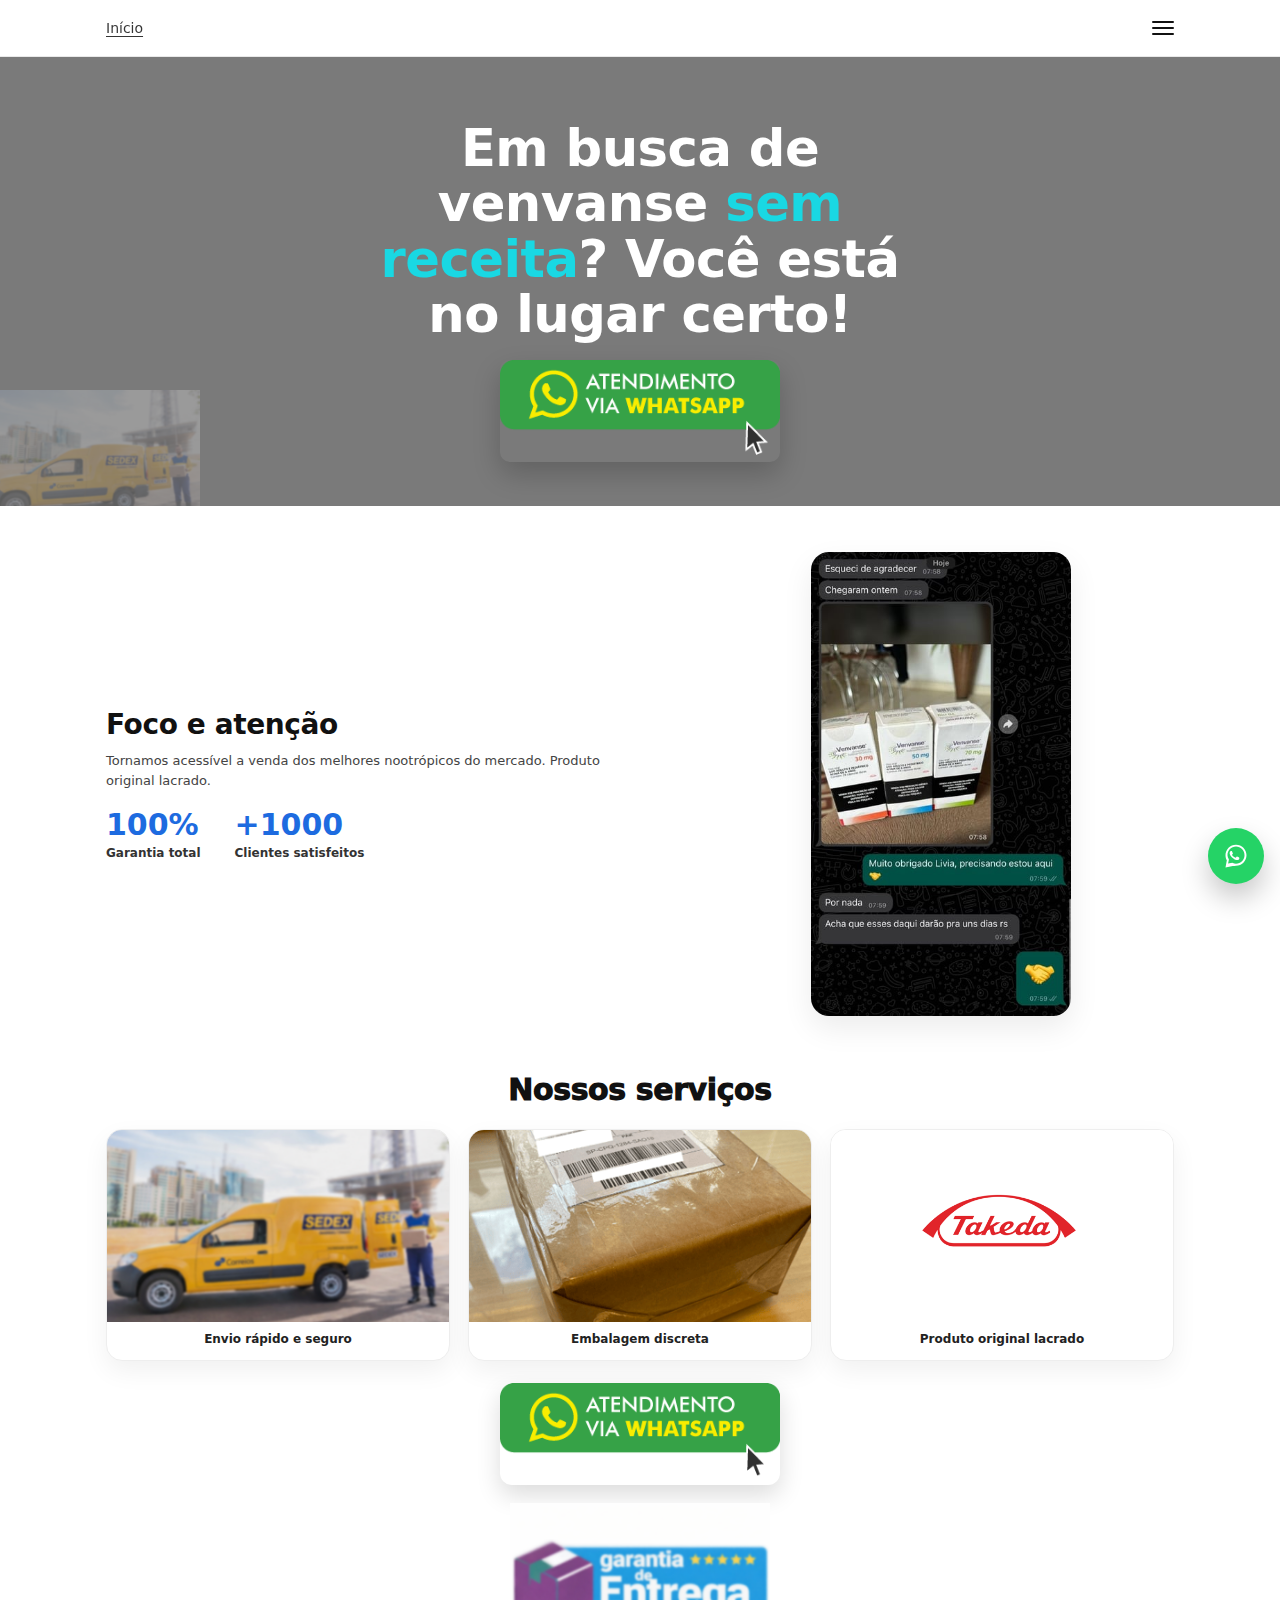
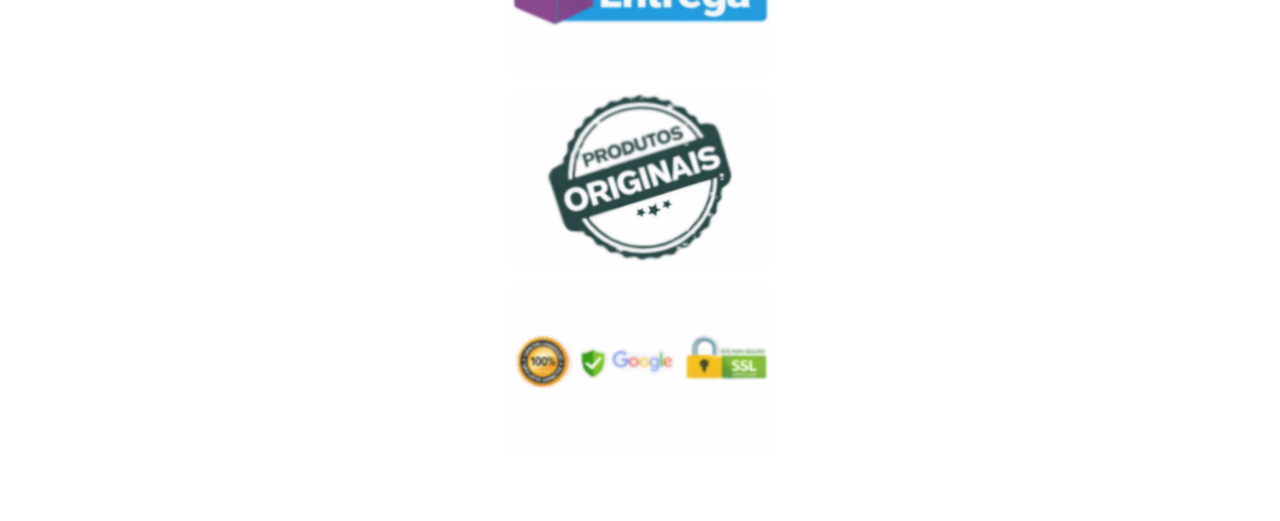
<file: index.html>
<!doctype html>
<html lang="pt-BR">
<head>
  <meta charset="utf-8" />
  <meta name="viewport" content="width=device-width,initial-scale=1" />
  <title>Atendimento via WhatsApp</title>

  <style>
    :root{
      --max: 1100px;
      --pad: 16px;
      --text: #111;
      --muted:#444;
      --blue:#1d6be0;
      --cyan:#19d8e3;
      --greyHero:#7a7a7a;
      --card:#fff;
      --shadow: 0 12px 30px rgba(0,0,0,.08);
      --radius: 18px;
    }

    *{box-sizing:border-box}
    html,body{height:100%}
    body{
      margin:0;
      font-family: system-ui, -apple-system, Segoe UI, Roboto, Arial, sans-serif;
      color:var(--text);
      background:#fff;
      -webkit-font-smoothing:antialiased;
      -moz-osx-font-smoothing:grayscale;
    }
    a{color:inherit;text-decoration:none}
    img{max-width:100%;display:block}

    .wrap{
      width:min(var(--max), 100%);
      margin:0 auto;
      padding:0 var(--pad);
    }

    /* =====================
       TOPBAR (mobile: 3 traços)
       ===================== */
    .topbar{
      background:#fff;
      border-bottom:1px solid #e9e9e9;
    }
    .topbar .nav{
      height:56px;
      display:flex;
      align-items:center;
      justify-content:space-between;
      gap:12px;
    }

    .nav-link{
      font-size:14px;
      opacity:.85;
      text-decoration:underline;
      text-underline-offset:3px;
    }

    .hamburger{
      display:flex;
      flex-direction:column;
      gap:4px;
      background:none;
      border:0;
      cursor:pointer;
      padding:10px;
      margin-right:-10px; /* encosta no canto */
    }
    .hamburger span{
      width:22px;
      height:2px;
      background:#111;
      border-radius:2px;
    }

    .mobile-menu{
      display:none;
      background:#fff;
    }
    .mobile-menu a{
      display:block;
      padding:14px 20px;
      font-size:14px;
      border-top:1px solid #eee;
    }

    /* =========
       HERO
       ========= */
    .hero{
      background:var(--greyHero);
      padding:64px 0 44px;
      position:relative;
      overflow:hidden;
    }

    .hero-decor{
      position:absolute;
      left:-20px;
      bottom:-30px;
      width:220px;
      opacity:.28;
      pointer-events:none;
      filter: grayscale(10%);
    }

    .hero h1{
      margin:0 auto 18px;
      font-weight:900;
      line-height:1.08;
      text-align:center;
      color:#fff;
      font-size: clamp(28px, 4vw, 52px);
      max-width: 900px;
      letter-spacing:-0.5px;
      padding:0 6px;
    }
    .hero .hi{ color: var(--cyan); }

    .cta{
      display:flex;
      justify-content:center;
      margin-top:14px;
    }

    /* CTA como imagem */
    .cta a{
      display:inline-block;
      width:min(280px, 86vw);
    }
    .cta img{
      width:100%;
      height:auto;
      border-radius:10px;
      box-shadow: 0 12px 28px rgba(0,0,0,.20);
    }

    /* ==========
       SECTIONS
       ========== */
    .section{ padding:46px 0; }

    .grid-2{
      display:grid;
      grid-template-columns: 1.1fr .9fr;
      gap:34px;
      align-items:center;
    }

    .title{
      margin:0 0 10px;
      font-size:28px;
      font-weight:900;
      letter-spacing:-0.4px;
    }
    .p{
      margin:0 0 18px;
      color:var(--muted);
      line-height:1.55;
      max-width:520px;
      font-size:13px;
    }

    .stats{
      display:flex;
      gap:34px;
      align-items:flex-start;
      margin-top:8px;
      flex-wrap:wrap;
    }
    .stat b{
      display:block;
      font-size:30px;
      line-height:1;
      color:var(--blue);
    }
    .stat small{
      display:block;
      margin-top:6px;
      font-size:12px;
      font-weight:700;
      color:#333;
    }

    .phone{
      display:flex;
      justify-content:center;
    }
    .phone img{
      width:min(260px, 86vw);
      border-radius:18px;
      box-shadow: var(--shadow);
    }

    /* NOSSOS SERVIÇOS */
    .center{ text-align:center; }
    .h2{
      margin:0 0 22px;
      font-size:30px;
      font-weight:950;
      letter-spacing:-0.4px;
    }

    .cards{
      display:grid;
      grid-template-columns: repeat(3, 1fr);
      gap:18px;
      align-items:start;
    }

    .card{
      background:var(--card);
      border-radius:16px;
      overflow:hidden;
      border:1px solid #eee;
      box-shadow: 0 10px 26px rgba(0,0,0,.06);
    }
    .card .img{
      aspect-ratio: 16 / 9;
      overflow:hidden;
      background:#f7f7f7;
      display:flex;
      align-items:center;
      justify-content:center;
    }
    .card .img img{
      width:100%;
      height:100%;
      object-fit:cover;
    }
    /* Card 3: logo central sem cortar */
    .card .img.logo{
      background:#fff;
    }
    .card .img.logo img{
      width:auto;
      height:auto;
      max-width:72%;
      max-height:72%;
      object-fit:contain;
    }

    .card p{
      margin:10px 12px 14px;
      font-size:12px;
      font-weight:800;
      text-align:center;
      color:#222;
    }

    /* BLOCO FINAL (corrigido: sem Takeda duplicado) */
    .final{
      padding: 22px 0 8px;
      display:flex;
      flex-direction:column;
      align-items:center;
      gap:14px;
    }
    .final .wa-banner{
      width:min(280px, 86vw);
      height:auto;
      border-radius:12px;
      box-shadow: 0 10px 24px rgba(0,0,0,.14);
    }

    .badges{
      display:flex;
      flex-direction:column;
      align-items:center;
      gap:16px;
      padding:10px 0 20px;
    }
    .badges img{
      width:min(260px, 92vw);
      height:auto;
    }

    /* WhatsApp flutuante */
    .wa-float{
      position:fixed;
      right:16px;
      bottom:16px;
      z-index:50;
      width:56px;
      height:56px;
      border-radius:999px;
      background:#25D366;
      display:grid;
      place-items:center;
      box-shadow: 0 14px 28px rgba(0,0,0,.22);
    }
    .wa-float svg{width:28px;height:28px; fill:#fff}

    /* ======================
       MOBILE – alinhado bonito
       ====================== */
    @media (max-width: 860px){
      :root{ --pad: 16px; }

      .hero{ padding:60px 0 40px; }
      .hero h1{
        font-size: 28px;
        max-width: 520px;
      }
      .hero-decor{
        width:200px;
        left:-25px;
        bottom:-28px;
      }

      .grid-2{
        grid-template-columns: 1fr;
        gap:18px;
      }
      .phone img{
        width:min(260px, 78vw);
      }

      .cards{
        grid-template-columns: 1fr;
        gap:16px;
      }

      .h2{ margin-bottom:18px; }
      .cta a{ width:min(260px, 82vw); }

      .section{ padding:40px 0; }

      /* No mobile você só quer hambúrguer */
      .nav-link{ display:none; }
    }

    @media (max-width: 380px){
      .hero h1{ font-size: 26px; }
      .stat b{ font-size:28px; }
    }

    /* CENTRALIZAR FOCO E ATENÇÃO NO MOBILE */
@media (max-width: 860px){
  .grid-2 > div:first-child{
    text-align: center;
  }

  .grid-2 > div:first-child .p{
    margin-left: auto;
    margin-right: auto;
  }

  .stats{
    justify-content: center;
    text-align: center;
  }

  .stat{
    min-width: 120px;
  }
}

  </style>
</head>

<body>

  <!-- TOPBAR -->
  <div class="topbar">
    <div class="wrap nav">
      <a href="#inicio" class="nav-link">Início</a>

      <button class="hamburger" aria-label="Abrir menu" onclick="toggleMenu()">
        <span></span><span></span><span></span>
      </button>
    </div>

    <div class="mobile-menu" id="mobileMenu">
      <a href="#inicio" onclick="toggleMenu()">Início</a>
    </div>
  </div>

  <!-- HERO -->
  <section class="hero" id="inicio">
    <!-- (opcional) decor no canto. Se não quiser, pode remover essa linha -->
    <img class="hero-decor" src="images/49ff77b1-0025-4e4f-b951-2d418a18d067-4ObBtkZP27JJXeJy.png" alt="" />

    <div class="wrap">
      <h1>
        Em busca de<br/>
       venvanse <span class="hi">sem</span><br/>
        <span class="hi">receita</span>? Você está<br/>
        no lugar certo!
      </h1>

      <div class="cta">
        <a href="https://wa.me/5511995233057?text=Ol%C3%A1%2C%20gostaria%20de%20atendimento%20e%20informa%C3%A7%C3%B5es."
           target="_blank" rel="nofollow noopener">
          <img src="images/atendimento-whatsapp-1-Yw2YJVX9lzWZXVRR.png" alt="Atendimento via WhatsApp">
        </a>
      </div>
    </div>
  </section>

  <!-- FOCO E ATENÇÃO -->
  <section class="section">
    <div class="wrap grid-2">
      <div>
        <h2 class="title">Foco e atenção</h2>
        <p class="p">
          Tornamos acessível a venda  dos melhores nootrópicos do mercado. Produto original lacrado.
        </p>

        <div class="stats">
          <div class="stat">
            <b>100%</b>
            <small>Garantia total</small>
          </div>
          <div class="stat">
            <b>+1000</b>
            <small>Clientes satisfeitos</small>
          </div>
        </div>
      </div>

      <div class="phone">
        <img src="images/whatsapp-image-2025-04-09-at-22.47.53-LzWsdL1xeaPfi8jd.jpeg" alt="Atendimento" />
      </div>
    </div>
  </section>

  <!-- NOSSOS SERVIÇOS -->
  <section class="section" style="padding-top:10px;">
    <div class="wrap">
      <div class="center">
        <h2 class="h2">Nossos serviços</h2>
      </div>

      <div class="cards">
        <div class="card">
          <div class="img">
            <img src="images/49ff77b1-0025-4e4f-b951-2d418a18d067-4ObBtkZP27JJXeJy.png" alt="Envio" />
          </div>
          <p>Envio rápido e seguro</p>
        </div>

        <div class="card">
          <div class="img">
            <img src="images/embalagem-4-1-BKyotxjVHBPpEBCw.png" alt="Embalagem" />
          </div>
          <p>Embalagem discreta</p>
        </div>

        <div class="card">
          <div class="img logo">
            <img src="images/landing-page-takeda-logo-70JERh9siraAZlKZ.png" alt="Produto original lacrado" />
          </div>
          <p >Produto original lacrado<p>
        </div>
      </div>

      <!-- ✅ BLOCO FINAL CORRIGIDO: só WhatsApp (SEM Takeda duplicado) -->
      <div class="final">
 
        
        <a href="https://wa.me/5511995233057?text=Ol%C3%A1%2C%20gostaria%20de%20atendimento%20e%20informa%C3%A7%C3%B5es."
           target="_blank" rel="nofollow noopener">
          <img class="wa-banner" src="images/atendimento-whatsapp-1-Yw2YJVX9lzWZXVRR.png" alt="Atendimento via WhatsApp">
        </a>
      </div>

      <div class="badges">
        <img src="images/dasdsa-1-TfmpQZoKjosEbFGP.png" alt="Garantia de Entrega" />
        <img src="images/5e5b1c578497b0d85fbf318329a0cf1f-1-ikndLgOUxvcj0gS8_2.png" alt="Produtos Originais" />
        <img src="images/site_seguro-1-MBlnN3aiCCulEdHj.png" alt="Site Seguro" />
      </div>
    </div>
  </section>

  <!-- WhatsApp flutuante -->
  <a class="wa-float"
     href="https://wa.me/5511995233057?text=Ol%C3%A1%2C%20gostaria%20de%20atendimento%20e%20informa%C3%A7%C3%B5es."
     target="_blank" rel="nofollow noopener" aria-label="WhatsApp">
    <svg viewBox="0 0 32 32" aria-hidden="true">
      <path d="M19.11 17.53c-.27-.14-1.6-.79-1.85-.88-.25-.09-.43-.14-.61.14-.18.27-.7.88-.86 1.06-.16.18-.31.2-.58.07-.27-.14-1.12-.41-2.13-1.31-.79-.7-1.33-1.56-1.49-1.83-.16-.27-.02-.41.12-.55.12-.12.27-.31.41-.47.14-.16.18-.27.27-.45.09-.18.05-.34-.02-.47-.07-.14-.61-1.47-.84-2.01-.22-.53-.45-.46-.61-.47l-.52-.01c-.18 0-.47.07-.71.34-.25.27-.95.93-.95 2.27 0 1.34.97 2.63 1.11 2.81.14.18 1.92 2.93 4.65 4.11.65.28 1.16.45 1.56.58.66.21 1.27.18 1.75.11.53-.08 1.6-.65 1.83-1.27.23-.61.23-1.13.16-1.24-.07-.11-.25-.18-.52-.32z"/>
      <path d="M16 3C9.37 3 4 8.37 4 15c0 2.11.55 4.09 1.5 5.82L4 29l8.34-1.46A11.93 11.93 0 0 0 16 27c6.63 0 12-5.37 12-12S22.63 3 16 3zm0 21.73c-1.23 0-2.44-.23-3.56-.69l-.51-.21-4.95.87.91-4.82-.25-.5A9.76 9.76 0 0 1 6.27 15c0-5.37 4.37-9.73 9.73-9.73S25.73 9.63 25.73 15 21.37 24.73 16 24.73z"/>
    </svg>
  </a>

  <script>
    function toggleMenu(){
      const menu = document.getElementById('mobileMenu');
      menu.style.display = (menu.style.display === 'block') ? 'none' : 'block';
    }

    // fecha menu ao clicar fora
    document.addEventListener('click', function(e){
      const menu = document.getElementById('mobileMenu');
      const burger = document.querySelector('.hamburger');
      if(!menu || !burger) return;

      const clickedInsideMenu = menu.contains(e.target);
      const clickedBurger = burger.contains(e.target);

      if(menu.style.display === 'block' && !clickedInsideMenu && !clickedBurger){
        menu.style.display = 'none';
      }
    });
  </script>

</body>
</html>
</file>
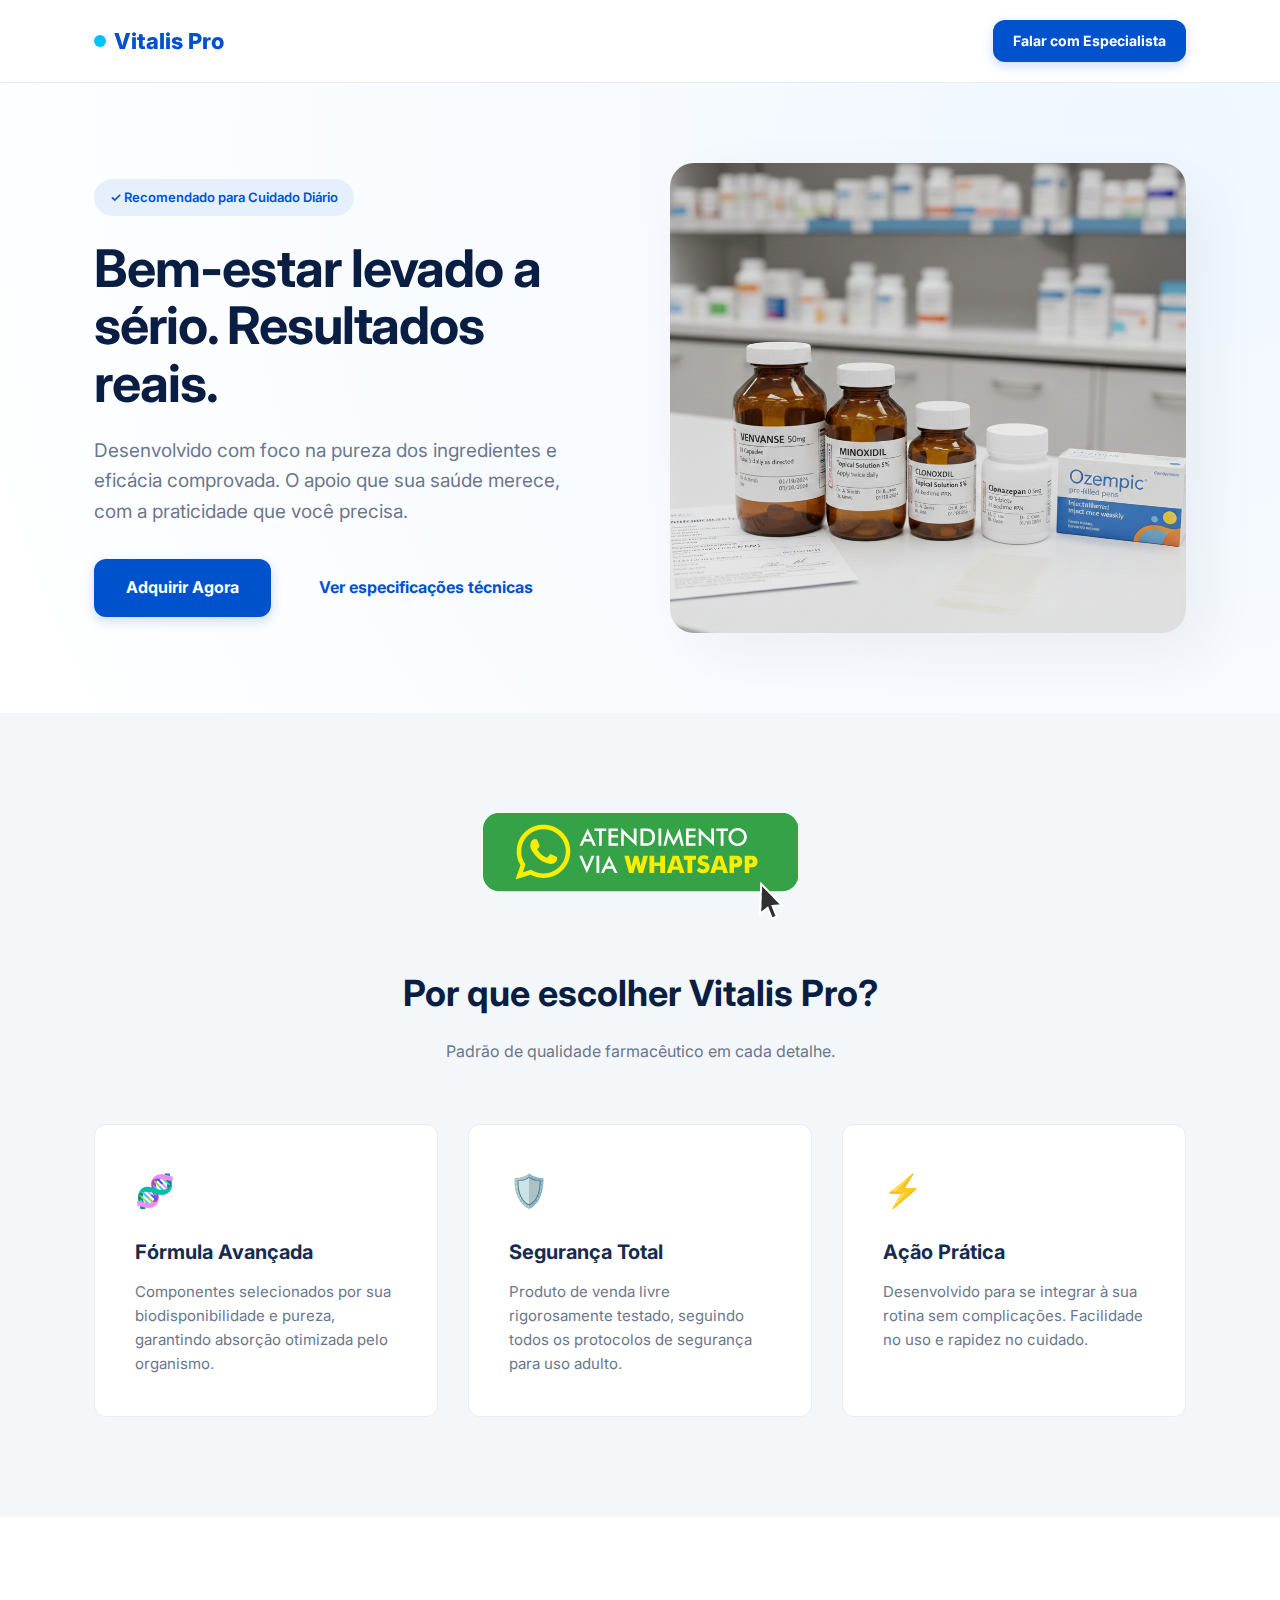
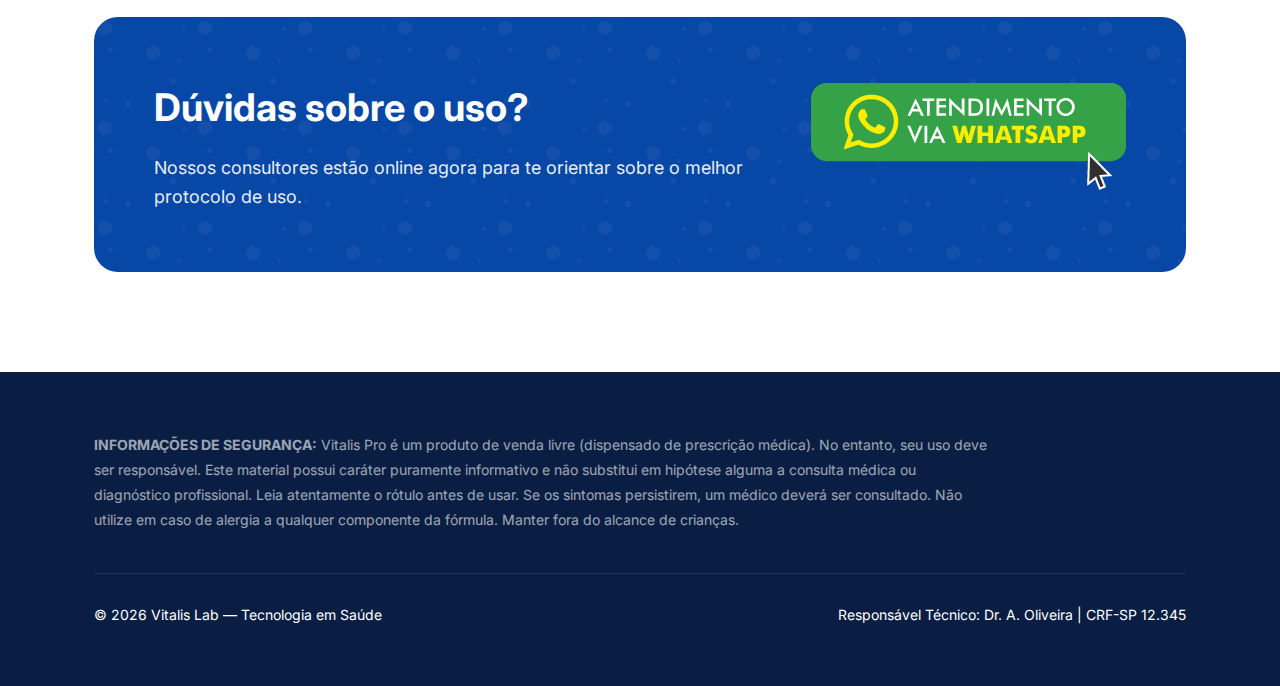
<file: sp1/index.html>
<!doctype html>
<html lang="pt-BR">
<head>
  <meta charset="utf-8" />
  <meta name="viewport" content="width=device-width,initial-scale=1" />
  <title>Vitalis Pro — Cuidado Avançado e Bem-Estar</title>
  <meta name="description" content="Apoio ao cuidado diário com transparência e segurança. Conheça as soluções de venda livre para sua rotina de saúde." />

  <style>
    :root{
      --brand:#0052cc;
      --brand-dark:#0747a6;
      --accent:#00c2ff;
      --success:#22c55e;
      --bg:#ffffff;
      --bg-alt:#f4f7fa;
      --text:#172b4d;
      --text-light:#6b778c;
      --radius-lg: 24px;
      --radius-md: 12px;
      --shadow: 0 10px 30px rgba(9, 30, 66, 0.08);
    }

    *{box-sizing:border-box; -webkit-font-smoothing: antialiased;}
    body{
      margin:0; font-family: 'Inter', -apple-system, sans-serif;
      color:var(--text); background: var(--bg); line-height: 1.6;
    }

    .container{ max-width: 1140px; margin: 0 auto; padding: 0 24px; }

    /* Header Slim */
    .header{
      padding: 20px 0; border-bottom: 1px solid #ebecf0;
      position: sticky; top: 0; background: rgba(255,255,255,0.95);
      backdrop-filter: blur(8px); z-index: 1000;
    }
    .header-flex{ display: flex; justify-content: space-between; align-items: center; }
    .logo{ font-weight: 800; font-size: 22px; color: var(--brand); display: flex; align-items: center; gap: 8px; }
    .logo-dot{ width: 12px; height: 12px; background: var(--accent); border-radius: 50%; }

    /* Hero Section */
    .hero{ padding: 80px 0; background: radial-gradient(circle at 90% 10%, #f0f7ff 0%, #ffffff 100%); }
    .hero-grid{ display: grid; grid-template-columns: 1fr 1fr; gap: 60px; align-items: center; }
    
    .badge-hero{
      display: inline-flex; align-items: center; gap: 8px;
      background: #e6effc; color: var(--brand);
      padding: 8px 16px; border-radius: 100px; font-weight: 600; font-size: 13px; margin-bottom: 24px;
    }

    h1{ font-size: 52px; line-height: 1.1; margin: 0 0 24px; letter-spacing: -0.02em; color: #091e42; }
    .hero p{ font-size: 19px; color: var(--text-light); margin-bottom: 32px; max-width: 500px; }

    /* Product Image Frame */
    .img-box{
      position: relative; border-radius: var(--radius-lg); overflow: hidden;
      box-shadow: 20px 20px 60px rgba(0,0,0,0.05);
    }
    .img-box img{ width: 100%; display: block; transition: transform 0.5s ease; }
    .img-box:hover img{ transform: scale(1.03); }

    /* Feature Grid */
    .features{ padding: 100px 0; background: var(--bg-alt); }
    .section-title{ text-align: center; margin-bottom: 60px; }
    .section-title h2{ font-size: 36px; color: #091e42; margin-bottom: 16px; }
    
    .f-grid{ display: grid; grid-template-columns: repeat(3, 1fr); gap: 30px; }
    .f-card{
      background: #fff; padding: 40px; border-radius: var(--radius-md);
      transition: all 0.3s ease; border: 1px solid #ebecf0;
    }
    .f-card:hover{ transform: translateY(-5px); box-shadow: var(--shadow); }
    .f-icon{ font-size: 32px; margin-bottom: 20px; display: block; }
    .f-card h3{ margin: 0 0 12px; font-size: 20px; }
    .f-card p{ color: var(--text-light); font-size: 15px; margin: 0; }

    /* CTA WhatsApp */
    .cta-section{ padding: 100px 0; }
    .cta-banner{
      background: var(--brand-dark); border-radius: var(--radius-lg);
      padding: 60px; color: #fff; display: flex; align-items: center;
      justify-content: space-between; gap: 40px;
      background-image: url("data:image/svg+xml,%3Csvg width='100' height='100' viewBox='0 0 100 100' xmlns='http://www.w3.org/2000/svg'%3E%3Cpath d='M11 18c3.866 0 7-3.134 7-7s-3.134-7-7-7-7 3.134-7 7 3.134 7 7 7zm48 25c3.866 0 7-3.134 7-7s-3.134-7-7-7-7 3.134-7 7 3.134 7 7 7zm-43-7c1.657 0 3-1.343 3-3s-1.343-3-3-3-3 1.343-3 3 1.343 3 3 3zm63 31c1.657 0 3-1.343 3-3s-1.343-3-3-3-3 1.343-3 3 1.343 3 3 3zM34 90c1.657 0 3-1.343 3-3s-1.343-3-3-3-3 1.343-3 3 1.343 3 3 3zm56-76c1.105 0 2-.895 2-2s-.895-2-2-2-2 .895-2 2 .895 2 2 2zM12 86c1.105 0 2-.895 2-2s-.895-2-2-2-2 .895-2 2 .895 2 2 2zM85 46c1.105 0 2-.895 2-2s-.895-2-2-2-2 .895-2 2 .895 2 2 2z' fill='%23ffffff' fill-opacity='0.05' fill-rule='evenodd'/%3E%3C/svg%3E");
    }
    .cta-text h2{ font-size: 38px; margin: 0 0 16px; }
    .cta-text p{ font-size: 18px; opacity: 0.9; margin: 0; }

    /* Buttons */
    .btn{
      display: inline-flex; align-items: center; gap: 12px;
      padding: 18px 36px; border-radius: var(--radius-md);
      font-weight: 700; text-decoration: none; transition: all 0.2s;
      cursor: pointer; font-size: 16px;
    }
    .btn-white{ background: #fff; color: var(--brand-dark); }
    .btn-white:hover{ background: #f4f7fa; transform: scale(1.02); }
    .btn-primary{ background: var(--brand); color: #fff; }
    .btn-primary:hover{ background: var(--brand-dark); }

    /* Footer Disclaimer */
    .footer{ padding: 60px 0; background: #091e42; color: #fff; font-size: 14px; }
    .disclaimer{ opacity: 0.6; line-height: 1.8; max-width: 900px; margin-bottom: 40px; }
    .footer-bottom{ display: flex; justify-content: space-between; border-top: 1px solid rgba(255,255,255,0.1); padding-top: 30px; }

    @media (max-width: 900px){
      .hero-grid, .f-grid, .cta-banner{ grid-template-columns: 1fr; text-align: center; flex-direction: column; }
      h1{ font-size: 38px; }
      .hero-content{ order: 2; }
      .img-box{ order: 1; }
      .cta-banner{ padding: 40px 20px; }
    }
  </style>
  <link href="https://fonts.googleapis.com/css2?family=Inter:wght@400;600;800&display=swap" rel="stylesheet">
</head>

<body>

  <header class="header">
    <div class="container header-flex">
      <div class="logo">
        <div class="logo-dot"></div> Vitalis Pro
      </div>
      <a href="#contato" class="btn-primary btn" style="padding: 10px 20px; font-size: 14px;">Falar com Especialista</a>
    </div>
  </header>

  <section class="hero">
    <div class="container hero-grid">
      <div class="hero-content">
        <div class="badge-hero">
           ✓ Recomendado para Cuidado Diário
        </div>
        <h1>Bem-estar levado a sério. Resultados reais.</h1>
        <p>Desenvolvido com foco na pureza dos ingredientes e eficácia comprovada. O apoio que sua saúde merece, com a praticidade que você precisa.</p>
        <style>
  /* --- Estilo Base (Desktop) --- */
  .btn-group {
    display: flex;
    gap: 16px;
    align-items: center;
    justify-content: flex-start; /* Alinhado à esquerda no computador */
    margin-top: 24px;
  }

  .btn {
    display: inline-flex;
    align-items: center;
    justify-content: center;
    padding: 16px 32px;
    border-radius: 12px;
    font-weight: 700;
    text-decoration: none;
    transition: all 0.2s ease;
    font-size: 16px;
    border: none;
    cursor: pointer;
  }

  .btn-primary {
    background: #0052cc;
    color: #fff;
    box-shadow: 0 4px 12px rgba(0, 82, 204, 0.2);
  }

  /* --- Ajuste Mobile (100% Responsivo) --- */
  @media (max-width: 768px) {
    /* Centraliza o container dos botões */
    .btn-group {
      flex-direction: column;    /* Empilha um embaixo do outro */
      justify-content: center;   /* Centraliza no eixo principal */
      align-items: center;       /* Centraliza no eixo cruzado */
      width: 100%;
      gap: 12px;                 /* Diminui um pouco o espaço no celular */
    }

    .btn-group a {
      width: 100%;               /* Faz o botão ocupar a largura disponível */
      max-width: 320px;          /* Impede que o botão fique largo demais */
      text-align: center;        /* Centraliza o texto dentro do botão */
    }

    /* Remove o sublinhado chato que às vezes buga no mobile e dá destaque */
    .btn-group a:last-child {
      text-decoration: none;
      font-size: 14px;
      color: #0052cc;
      padding: 10px;
    }
  }
</style>

<style>
  /* Define a animação de pulsação */
  @keyframes pulsar {
    0% {
      transform: scale(1);
      box-shadow: 0 0 0 0 rgba(37, 211, 102, 0.7);
    }
    70% {
      transform: scale(1.05);
      box-shadow: 0 0 0 15px rgba(37, 211, 102, 0);
    }
    100% {
      transform: scale(1);
      box-shadow: 0 0 0 0 rgba(37, 211, 102, 0);
    }
  }

  /* Aplica a animação ao link/botão */
  .cta-pulsante {
    display: inline-block; /* Garante que o link aceite transformações */
    border-radius: 50px;   /* Ajuste conforme o formato da sua imagem */
    transition: all 0.3s ease;
    animation: pulsar 2s infinite; /* Executa a animação a cada 2 segundos */
  }

  /* Pausa a pulsação quando o usuário passa o mouse */
  .cta-pulsante:hover {
    animation-play-state: paused;
    transform: scale(1.1);
  }
</style>

<div class="btn-group">
  <a href="#contato" class="btn btn-primary">Adquirir Agora</a>
  <a href="#info" class="btn" style="color: #0052cc;">Ver especificações técnicas</a>
</div>
      </div>
      <div class="img-box">
        <img src="images/Gemini_Generated_Image_877bp2877bp2877b.png" alt="Medicina Moderna">
      </div>
    </div>
  </section>

  <section class="features" id="info">
    
    <div class="container">
      <div class="section-title">
       <div class="cta">
  <a href="https://wa.me/5511995233057?text=Olá, gostaria de comprar meu medicamento sem receita."
     target="_blank" rel="nofollow noopener" class="cta-pulsante">
    <img src="images/atendimento-whatsapp-1-Yw2YJVX9lzWZXVRR.png" alt="Atendimento via WhatsApp">
  </a>
</div>
        <h2>Por que escolher Vitalis Pro?</h2>
        <p style="color: var(--text-light)">Padrão de qualidade farmacêutico em cada detalhe.</p>
      </div>
      <div class="f-grid">
        <div class="f-card">
          <span class="f-icon">🧬</span>
          <h3>Fórmula Avançada</h3>
          <p>Componentes selecionados por sua biodisponibilidade e pureza, garantindo absorção otimizada pelo organismo.</p>
        </div>
        <div class="f-card">
          <span class="f-icon">🛡️</span>
          <h3>Segurança Total</h3>
          <p>Produto de venda livre rigorosamente testado, seguindo todos os protocolos de segurança para uso adulto.</p>
        </div>
        <div class="f-card">
          <span class="f-icon">⚡</span>
          <h3>Ação Prática</h3>
          <p>Desenvolvido para se integrar à sua rotina sem complicações. Facilidade no uso e rapidez no cuidado.</p>
        </div>
      </div>
    </div>
  </section>

  <section class="cta-section" id="contato">
    <div class="container">
      <div class="cta-banner">
        <div class="cta-text">
          <h2>Dúvidas sobre o uso?</h2>
          <p>Nossos consultores estão online agora para te orientar sobre o melhor protocolo de uso.</p>
        </div>

        <div class="cta">
  <a href="https://wa.me/5511995233057?text=Olá, gostaria de comprar meu medicamento sem receita."
     target="_blank" rel="nofollow noopener" class="cta-pulsante">
    <img src="images/atendimento-whatsapp-1-Yw2YJVX9lzWZXVRR.png" alt="Atendimento via WhatsApp">
  </a>
</div>
        
      </div>
      
    </div>
  </section>

  <footer class="footer">
    <div class="container">
      <div class="disclaimer">
        <strong>INFORMAÇÕES DE SEGURANÇA:</strong> Vitalis Pro é um produto de venda livre (dispensado de prescrição médica). No entanto, seu uso deve ser responsável. Este material possui caráter puramente informativo e não substitui em hipótese alguma a consulta médica ou diagnóstico profissional. Leia atentamente o rótulo antes de usar. Se os sintomas persistirem, um médico deverá ser consultado. Não utilize em caso de alergia a qualquer componente da fórmula. Manter fora do alcance de crianças.
      </div>
      <div class="footer-bottom">
        <span>© <span id="year"></span> Vitalis Lab — Tecnologia em Saúde</span>
        <span>Responsável Técnico: Dr. A. Oliveira | CRF-SP 12.345</span>
      </div>
    </div>
  </footer>

  <script>
    document.getElementById("year").textContent = new Date().getFullYear();
  </script>
</body>
</html>
</file>
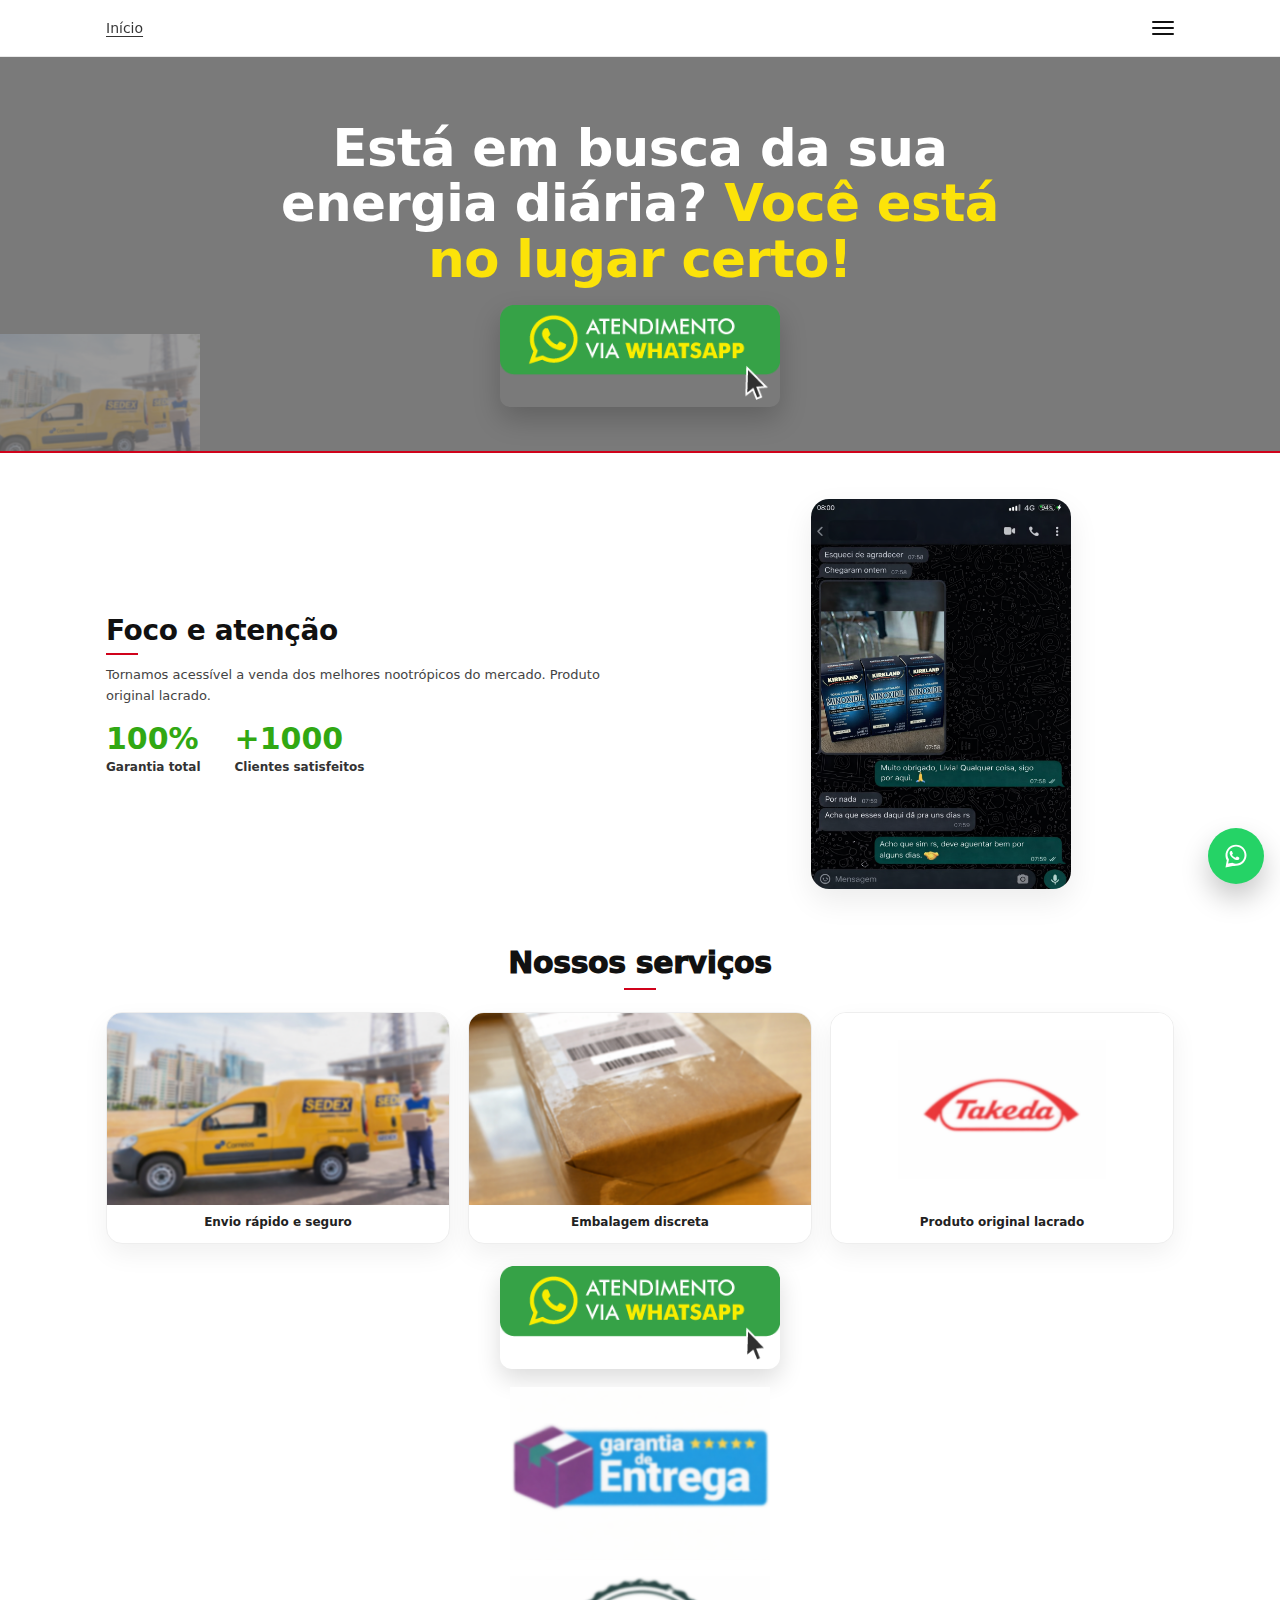
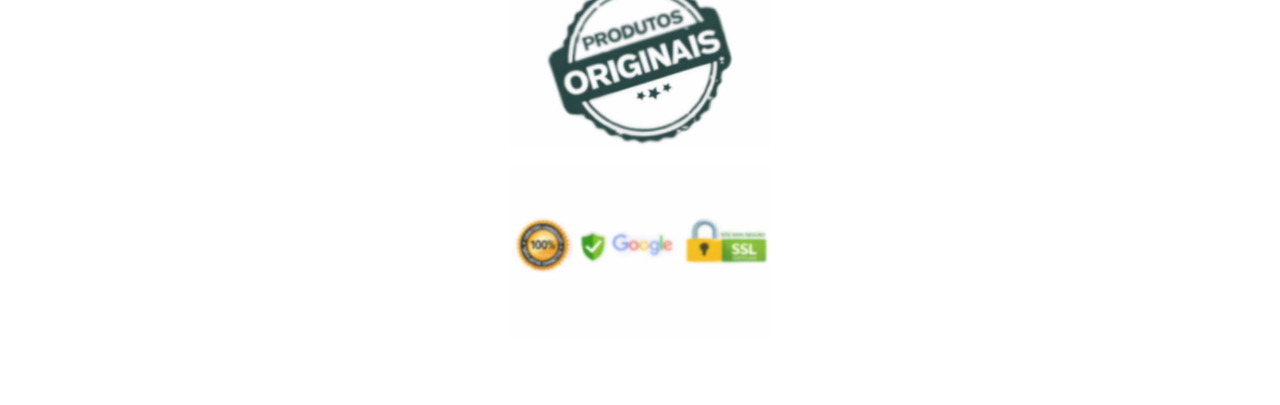
<file: sp2/index.html>
<!doctype html>
<html lang="pt-BR">
<head>
  <meta charset="utf-8" />
  <meta name="viewport" content="width=device-width,initial-scale=1" />
  <title>Atendimento via WhatsApp</title>

  <style>
    :root{
      --max: 1100px;
      --pad: 16px;
      --text: #111;
      --muted:#444;
      --blue:#31a813;
      --cyan:#ffe607fa;
      --greyHero:#7a7a7a;
      --card:#fff;
      --shadow: 0 12px 30px rgba(0,0,0,.08);
      --radius: 18px;

      /* 🔴 vermelho */
      --red: #d0021b;
    }

    *{box-sizing:border-box}
    html,body{height:100%}
    body{
      margin:0;
      font-family: system-ui, -apple-system, Segoe UI, Roboto, Arial, sans-serif;
      color:var(--text);
      background:#fff;
      -webkit-font-smoothing:antialiased;
      -moz-osx-font-smoothing:grayscale;
    }
    a{color:inherit;text-decoration:none}
    img{max-width:100%;display:block}

    .wrap{
      width:min(var(--max), 100%);
      margin:0 auto;
      padding:0 var(--pad);
    }

    /* =====================
       TOPBAR (mobile: 3 traços)
       ===================== */
    .topbar{
      background:#fff;
      border-bottom:1px solid #e9e9e9;
    }
    .topbar .nav{
      height:56px;
      display:flex;
      align-items:center;
      justify-content:space-between;
      gap:12px;
    }

    .nav-link{
      font-size:14px;
      opacity:.85;
      text-decoration:underline;
      text-underline-offset:3px;
    }

    .hamburger{
      display:flex;
      flex-direction:column;
      gap:4px;
      background:none;
      border:0;
      cursor:pointer;
      padding:10px;
      margin-right:-10px; /* encosta no canto */
    }
    .hamburger span{
      width:22px;
      height:2px;
      background:#111;
      border-radius:2px;
    }

    .mobile-menu{
      display:none;
      background:#fff;
    }
    .mobile-menu a{
      display:block;
      padding:14px 20px;
      font-size:14px;
      border-top:1px solid #eee;
    }

    /* =========
       HERO
       ========= */
    .hero{
      background:var(--greyHero);
      padding:64px 0 44px;
      position:relative;
      overflow:hidden;
    }

    .hero-decor{
      position:absolute;
      left:-20px;
      bottom:-30px;
      width:220px;
      opacity:.28;
      pointer-events:none;
      filter: grayscale(10%);
    }

    .hero h1{
      margin:0 auto 18px;
      font-weight:900;
      line-height:1.08;
      text-align:center;
      color:#fff;
      font-size: clamp(28px, 4vw, 52px);
      max-width: 900px;
      letter-spacing:-0.5px;
      padding:0 6px;
    }
    .hero .hi{ color: var(--cyan); }

    .cta{
      display:flex;
      justify-content:center;
      margin-top:14px;
    }

    /* CTA como imagem */
    .cta a{
      display:inline-block;
      width:min(280px, 86vw);
    }
    .cta img{
      width:100%;
      height:auto;
      border-radius:10px;
      box-shadow: 0 12px 28px rgba(0,0,0,.20);
    }

    /* 🔴 1) LINHA FULL (de um canto ao outro) logo abaixo do HERO */
    .full-red-line{
      width:100vw;
      height:2px;
      background:var(--red);
      margin-left:calc(50% - 50vw);
    }

    /* ========== SECTIONS ========== */
    .section{ padding:46px 0; }

    .grid-2{
      display:grid;
      grid-template-columns: 1.1fr .9fr;
      gap:34px;
      align-items:center;
    }

    .title{
      margin:0 0 10px;
      font-size:28px;
      font-weight:900;
      letter-spacing:-0.4px;
    }

    /* 🔴 2) risquinho vermelho só no "Foco e atenção" */
    .title::after{
      content:"";
      display:block;
      width:32px;
      height:2px;
      background:var(--red);
      margin-top:6px;
    }

    .p{
      margin:0 0 18px;
      color:var(--muted);
      line-height:1.55;
      max-width:520px;
      font-size:13px;
    }

    .stats{
      display:flex;
      gap:34px;
      align-items:flex-start;
      margin-top:8px;
      flex-wrap:wrap;
    }
    .stat b{
      display:block;
      font-size:30px;
      line-height:1;
      color:var(--blue);
    }
    .stat small{
      display:block;
      margin-top:6px;
      font-size:12px;
      font-weight:700;
      color:#333;
    }

    .phone{
      display:flex;
      justify-content:center;
    }
    .phone img{
      width:min(260px, 86vw);
      border-radius:18px;
      box-shadow: var(--shadow);
    }

    /* NOSSOS SERVIÇOS */
    .center{ text-align:center; }
    .h2{
      margin:0 0 22px;
      font-size:30px;
      font-weight:950;
      letter-spacing:-0.4px;
    }

    /* 🔴 3) risquinho vermelho só no "Nossos serviços" */
    .h2::after{
      content:"";
      display:block;
      width:32px;
      height:2px;
      background:var(--red);
      margin:8px auto 0;
    }

    .cards{
      display:grid;
      grid-template-columns: repeat(3, 1fr);
      gap:18px;
      align-items:start;
    }

    .card{
      background:var(--card);
      border-radius:16px;
      overflow:hidden;
      border:1px solid #eee;
      box-shadow: 0 10px 26px rgba(0,0,0,.06);
    }
    .card .img{
      aspect-ratio: 16 / 9;
      overflow:hidden;
      background:#f7f7f7;
      display:flex;
      align-items:center;
      justify-content:center;
    }
    .card .img img{
      width:100%;
      height:100%;
      object-fit:cover;
    }
    /* Card 3: logo central sem cortar */
    .card .img.logo{
      background:#fff;
    }
    .card .img.logo img{
      width:auto;
      height:auto;
      max-width:72%;
      max-height:72%;
      object-fit:contain;
    }

    .card p{
      margin:10px 12px 14px;
      font-size:12px;
      font-weight:800;
      text-align:center;
      color:#222;
    }

    /* BLOCO FINAL (corrigido: sem Takeda duplicado) */
    .final{
      padding: 22px 0 8px;
      display:flex;
      flex-direction:column;
      align-items:center;
      gap:14px;
    }
    .final .wa-banner{
      width:min(280px, 86vw);
      height:auto;
      border-radius:12px;
      box-shadow: 0 10px 24px rgba(0,0,0,.14);
    }

    .badges{
      display:flex;
      flex-direction:column;
      align-items:center;
      gap:16px;
      padding:10px 0 20px;
    }
    .badges img{
      width:min(260px, 92vw);
      height:auto;
    }

    /* WhatsApp flutuante */
    .wa-float{
      position:fixed;
      right:16px;
      bottom:16px;
      z-index:50;
      width:56px;
      height:56px;
      border-radius:999px;
      background:#25D366;
      display:grid;
      place-items:center;
      box-shadow: 0 14px 28px rgba(0,0,0,.22);
    }
    .wa-float svg{width:28px;height:28px; fill:#fff}

    /* ======================
       MOBILE – alinhado bonito
       ====================== */
    @media (max-width: 860px){
      :root{ --pad: 16px; }

      .hero{ padding:60px 0 40px; }
      .hero h1{
        font-size: 28px;
        max-width: 520px;
      }
      .hero-decor{
        width:200px;
        left:-25px;
        bottom:-28px;
      }

      .grid-2{
        grid-template-columns: 1fr;
        gap:18px;
      }
      .phone img{
        width:min(260px, 78vw);
      }

      .cards{
        grid-template-columns: 1fr;
        gap:16px;
      }

      .h2{ margin-bottom:18px; }
      .cta a{ width:min(260px, 82vw); }

      .section{ padding:40px 0; }

      /* No mobile você só quer hambúrguer */
      .nav-link{ display:none; }

      /* centraliza o risquinho do title no mobile */
      .title::after{
        margin-left:auto;
        margin-right:auto;
      }
    }

    @media (max-width: 380px){
      .hero h1{ font-size: 26px; }
      .stat b{ font-size:28px; }
    }

    /* CENTRALIZAR FOCO E ATENÇÃO NO MOBILE */
    @media (max-width: 860px){
      .grid-2 > div:first-child{
        text-align: center;
      }

      .grid-2 > div:first-child .p{
        margin-left: auto;
        margin-right: auto;
      }

      .stats{
        justify-content: center;
        text-align: center;
      }

      .stat{
        min-width: 120px;
      }
    }

  </style>
</head>

<body>

  <!-- TOPBAR -->
  <div class="topbar">
    <div class="wrap nav">
      <a href="#inicio" class="nav-link">Início</a>

      <button class="hamburger" aria-label="Abrir menu" onclick="toggleMenu()">
        <span></span><span></span><span></span>
      </button>
    </div>

    <div class="mobile-menu" id="mobileMenu">
      <a href="#inicio" onclick="toggleMenu()">Início</a>
    </div>
  </div>

  <!-- HERO -->
  <section class="hero" id="inicio">
    <img class="hero-decor" src="images/49ff77b1-0025-4e4f-b951-2d418a18d067-4ObBtkZP27JJXeJy.png" alt="" />

    <div class="wrap">
      <h1>
        Está em busca da sua <br/>energia diária?
       <span class="hi">Você está</span><br/>
        <span class="hi">  no lugar certo!</span><br/>
      </h1>

      <div class="cta">
        <a href="https://wa.me/5511995233057?text=Ol%C3%A1%2C%20gostaria%20de%20atendimento%20e%20informa%C3%A7%C3%B5es."
           target="_blank" rel="nofollow noopener">
          <img src="images/atendimento-whatsapp-1-Yw2YJVX9lzWZXVRR.png" alt="Atendimento via WhatsApp">
        </a>
      </div>
    </div>
  </section>

  <!-- 🔴 LINHA VERMELHA FULL -->
  <div class="full-red-line"></div>

  <!-- FOCO E ATENÇÃO -->
  <section class="section">
    <div class="wrap grid-2">
      <div>
        <h2 class="title">Foco e atenção</h2>
        <p class="p">
          Tornamos acessível a venda  dos melhores nootrópicos do mercado. Produto original lacrado.
        </p>

        <div class="stats">
          <div class="stat">
            <b>100%</b>
            <small>Garantia total</small>
          </div>
          <div class="stat">
            <b>+1000</b>
            <small>Clientes satisfeitos</small>
          </div>
        </div>
      </div>

      <div class="phone">
        <img src="images/whatsapp-image-2025-04-09-at-22.47.53-LzWsdL1xeaPfi8jd.png" alt="Atendimento" />
      </div>
    </div>
  </section>

  <!-- NOSSOS SERVIÇOS -->
  <section class="section" style="padding-top:10px;">
    <div class="wrap">
      <div class="center">
        <h2 class="h2">Nossos serviços</h2>
      </div>

      <div class="cards">
        <div class="card">
          <div class="img">
            <img src="images/49ff77b1-0025-4e4f-b951-2d418a18d067-4ObBtkZP27JJXeJy.png" alt="Envio" />
          </div>
          <p>Envio rápido e seguro</p>
        </div>

        <div class="card">
          <div class="img">
            <img src="images/embalagem-4-1-BKyotxjVHBPpEBCw.png" alt="Embalagem" />
          </div>
          <p>Embalagem discreta</p>
        </div>

        <div class="card">
          <div class="img logo">
            <img src="images/landing-page-takeda-logo-70JERh9siraAZlKZ.png" alt="Produto original lacrado" />
          </div>
          <p>Produto original lacrado</p>
        </div>
      </div>

      <!-- ✅ BLOCO FINAL (SEM Takeda duplicado) -->
      <div class="final">
        <a href="https://wa.me/5511995233057?text=Ol%C3%A1%2C%20gostaria%20de%20atendimento%20e%20informa%C3%A7%C3%B5es."
           target="_blank" rel="nofollow noopener">
          <img class="wa-banner" src="images/atendimento-whatsapp-1-Yw2YJVX9lzWZXVRR.png" alt="Atendimento via WhatsApp">
        </a>
      </div>

      <div class="badges">
        <img src="images/dasdsa-1-TfmpQZoKjosEbFGP.png" alt="Garantia de Entrega" />
        <img src="images/5e5b1c578497b0d85fbf318329a0cf1f-1-ikndLgOUxvcj0gS8_2.png" alt="Produtos Originais" />
        <img src="images/site_seguro-1-MBlnN3aiCCulEdHj.png" alt="Site Seguro" />
      </div>
    </div>
  </section>

  <!-- WhatsApp flutuante -->
  <a class="wa-float"
     href="https://wa.me/5511995233057?text=Ol%C3%A1%2C%20gostaria%20de%20atendimento%20e%20informa%C3%A7%C3%B5es."
     target="_blank" rel="nofollow noopener" aria-label="WhatsApp">
    <svg viewBox="0 0 32 32" aria-hidden="true">
      <path d="M19.11 17.53c-.27-.14-1.6-.79-1.85-.88-.25-.09-.43-.14-.61.14-.18.27-.7.88-.86 1.06-.16.18-.31.2-.58.07-.27-.14-1.12-.41-2.13-1.31-.79-.7-1.33-1.56-1.49-1.83-.16-.27-.02-.41.12-.55.12-.12.27-.31.41-.47.14-.16.18-.27.27-.45.09-.18.05-.34-.02-.47-.07-.14-.61-1.47-.84-2.01-.22-.53-.45-.46-.61-.47l-.52-.01c-.18 0-.47.07-.71.34-.25.27-.95.93-.95 2.27 0 1.34.97 2.63 1.11 2.81.14.18 1.92 2.93 4.65 4.11.65.28 1.16.45 1.56.58.66.21 1.27.18 1.75.11.53-.08 1.6-.65 1.83-1.27.23-.61.23-1.13.16-1.24-.07-.11-.25-.18-.52-.32z"/>
      <path d="M16 3C9.37 3 4 8.37 4 15c0 2.11.55 4.09 1.5 5.82L4 29l8.34-1.46A11.93 11.93 0 0 0 16 27c6.63 0 12-5.37 12-12S22.63 3 16 3zm0 21.73c-1.23 0-2.44-.23-3.56-.69l-.51-.21-4.95.87.91-4.82-.25-.5A9.76 9.76 0 0 1 6.27 15c0-5.37 4.37-9.73 9.73-9.73S25.73 9.63 25.73 15 21.37 24.73 16 24.73z"/>
    </svg>
  </a>

  <script>
    function toggleMenu(){
      const menu = document.getElementById('mobileMenu');
      menu.style.display = (menu.style.display === 'block') ? 'none' : 'block';
    }

    // fecha menu ao clicar fora
    document.addEventListener('click', function(e){
      const menu = document.getElementById('mobileMenu');
      const burger = document.querySelector('.hamburger');
      if(!menu || !burger) return;

      const clickedInsideMenu = menu.contains(e.target);
      const clickedBurger = burger.contains(e.target);

      if(menu.style.display === 'block' && !clickedInsideMenu && !clickedBurger){
        menu.style.display = 'none';
      }
    });
  </script>

</body>
</html>
</file>
